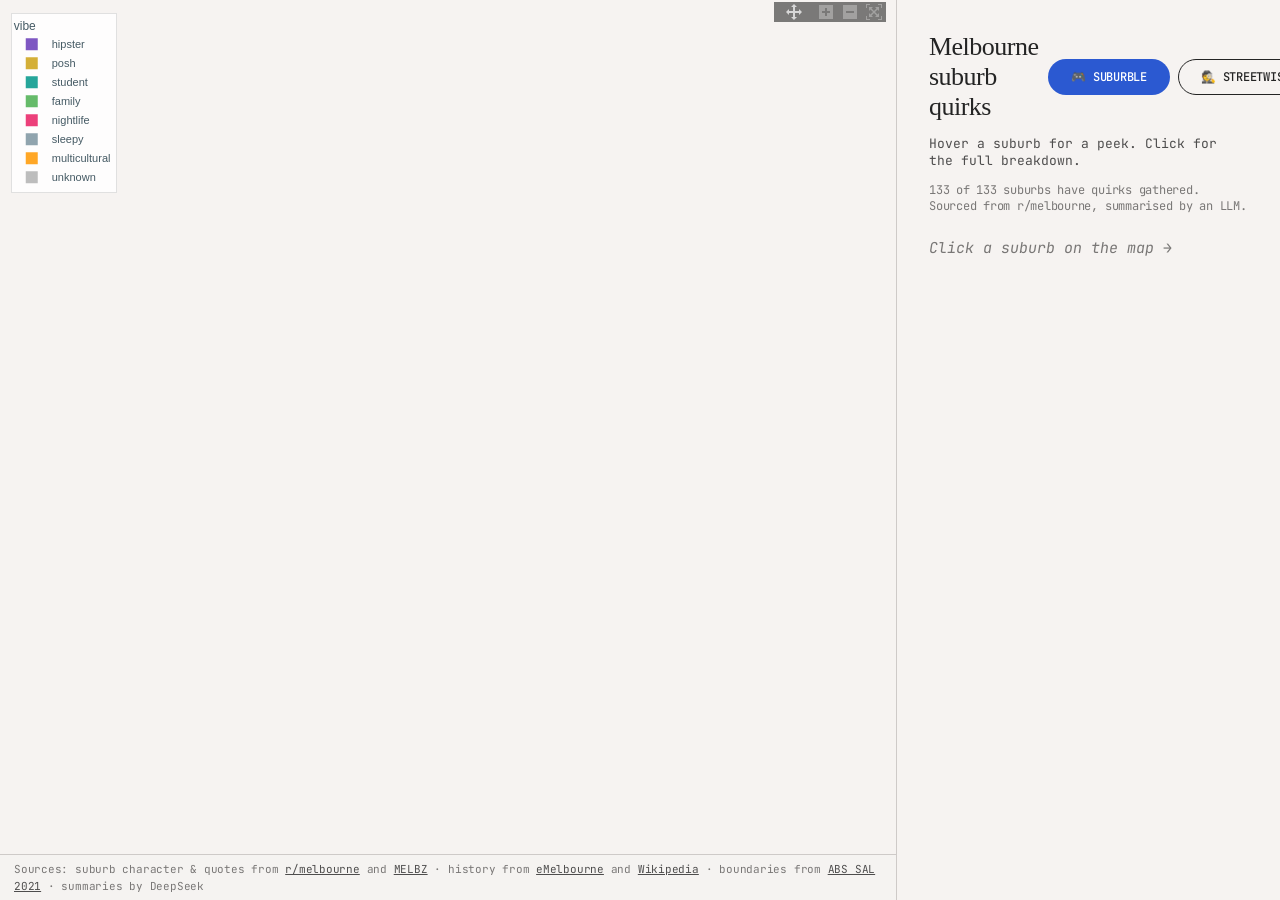
<file: docs/index.html>
<!DOCTYPE html>
<html lang="en">
<head>
<meta charset="utf-8">
<meta name="viewport" content="width=device-width, initial-scale=1">
<title>Melbourne Suburb Quirks</title>
<link rel="stylesheet" href="style.css">
<link rel="preconnect" href="https://fonts.googleapis.com">
<link rel="preconnect" href="https://fonts.gstatic.com" crossorigin>
<link href="https://fonts.googleapis.com/css2?family=JetBrains+Mono:wght@400;500;600;700&display=swap" rel="stylesheet">
<script src="https://cdn.plot.ly/plotly-2.35.2.min.js" charset="utf-8"></script>
</head>
<body>
<div class="app">
  <main class="map-wrap">
    <div id="map"></div>
    <footer class="map-footer">
      Sources: suburb character &amp; quotes from <a href="https://www.reddit.com/r/melbourne/" target="_blank" rel="noopener">r/melbourne</a> and <a href="https://melbz.com.au/" target="_blank" rel="noopener">MELBZ</a> &middot; history from <a href="https://www.emelbourne.net.au/" target="_blank" rel="noopener">eMelbourne</a> and <a href="https://en.wikipedia.org/" target="_blank" rel="noopener">Wikipedia</a> &middot; boundaries from <a href="https://www.abs.gov.au/statistics/standards/australian-statistical-geography-standard-asgs-edition-3" target="_blank" rel="noopener">ABS SAL 2021</a> &middot; summaries by DeepSeek
    </footer>
  </main>
  <aside class="side-panel">
    <div class="panel-head">
      <h2>Melbourne suburb quirks</h2>
      <div class="panel-nav">
        <a class="play-btn" href="play.html">🎮 Suburble</a>
        <a class="play-btn ghost" href="streets.html">🕵️ Streetwise</a>
        <a class="play-btn ghost" href="trivia.html">🔍 Detective</a>
      </div>
    </div>
    <p class="hint">Hover a suburb for a peek. Click for the full breakdown.</p>
    <p class="stat" id="stat-line"></p>
    <div id="suburb-detail"><p class="empty">Click a suburb on the map →</p></div>
  </aside>
</div>
<script src="app.js"></script>
</body>
</html>
</file>
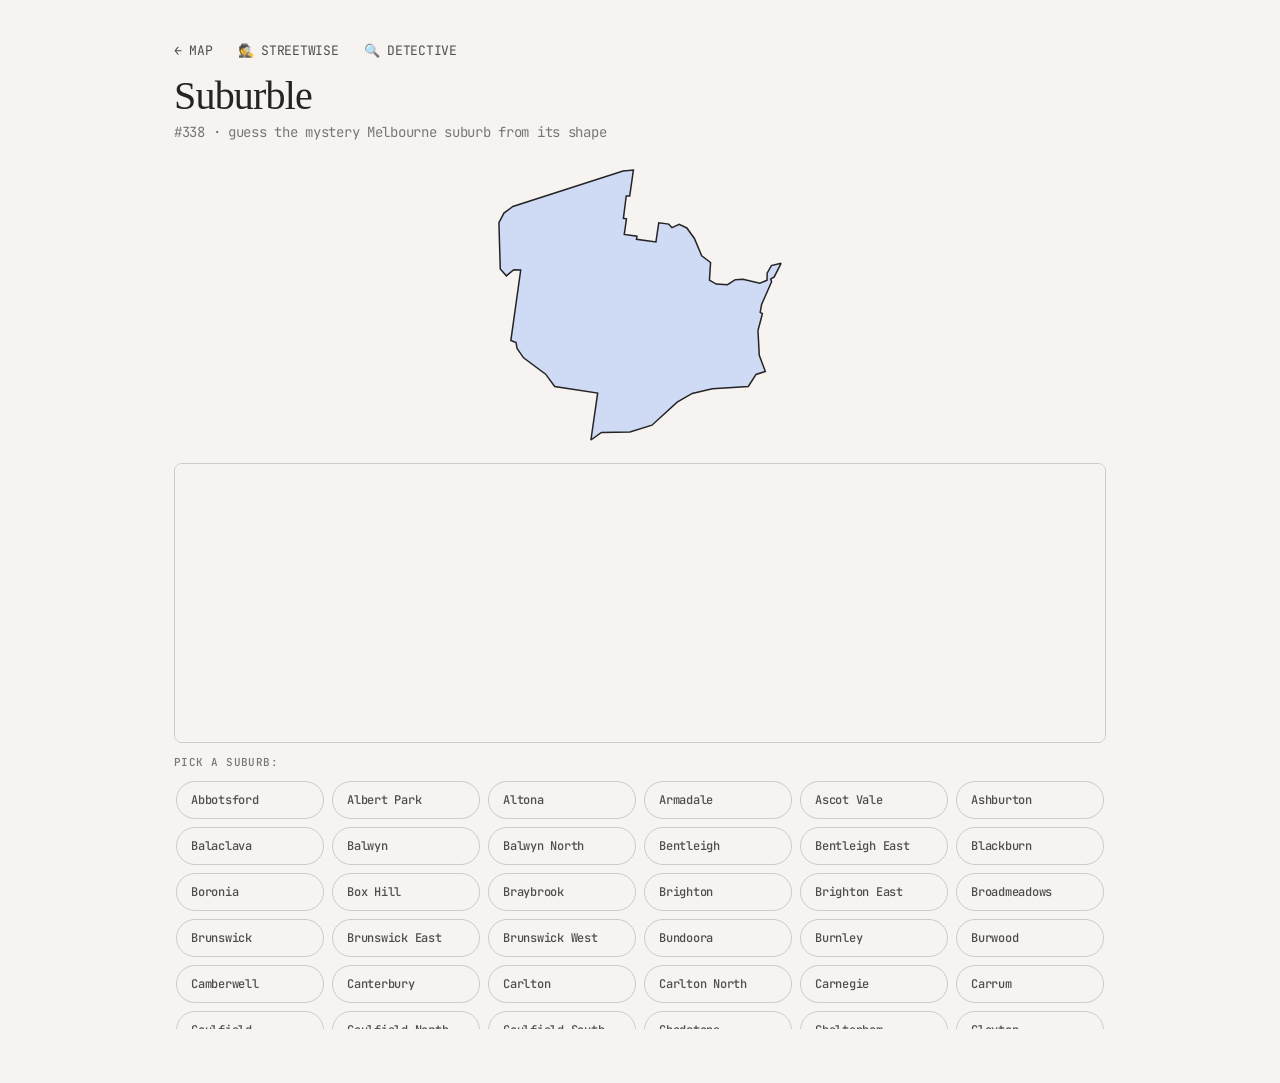
<file: docs/play.html>
<!DOCTYPE html>
<html lang="en">
<head>
<meta charset="utf-8">
<meta name="viewport" content="width=device-width, initial-scale=1">
<title>Suburble — Melbourne Suburb Quirks</title>
<link rel="stylesheet" href="style.css">
<link rel="preconnect" href="https://fonts.googleapis.com">
<link rel="preconnect" href="https://fonts.gstatic.com" crossorigin>
<link href="https://fonts.googleapis.com/css2?family=JetBrains+Mono:wght@400;500;600;700&display=swap" rel="stylesheet">
<script src="https://cdn.plot.ly/plotly-2.35.2.min.js" charset="utf-8"></script>
</head>
<body>
<div class="game game-wide">
  <a class="back-link" href="index.html">← Map</a>
  <a class="back-link trivia-link" href="streets.html">🕵️ Streetwise</a>
  <a class="back-link trivia-link" href="trivia.html">🔍 Detective</a>
  <h1>Suburble</h1>
  <p class="sub" id="puzzle-line"></p>
  <div id="silhouette"></div>
  <div id="suburble-map" style="height:280px; margin-bottom:10px; border-radius:8px; border:1px solid var(--color-ash); overflow:hidden;"></div>
  <div id="guess-area">
    <p class="tiles-label">Pick a suburb:</p>
    <div class="tiles-grid" id="tiles"></div>
  </div>
  <div id="rows"></div>
  <div id="result"></div>
</div>
<script src="suburble.js"></script>
</body>
</html>
</file>
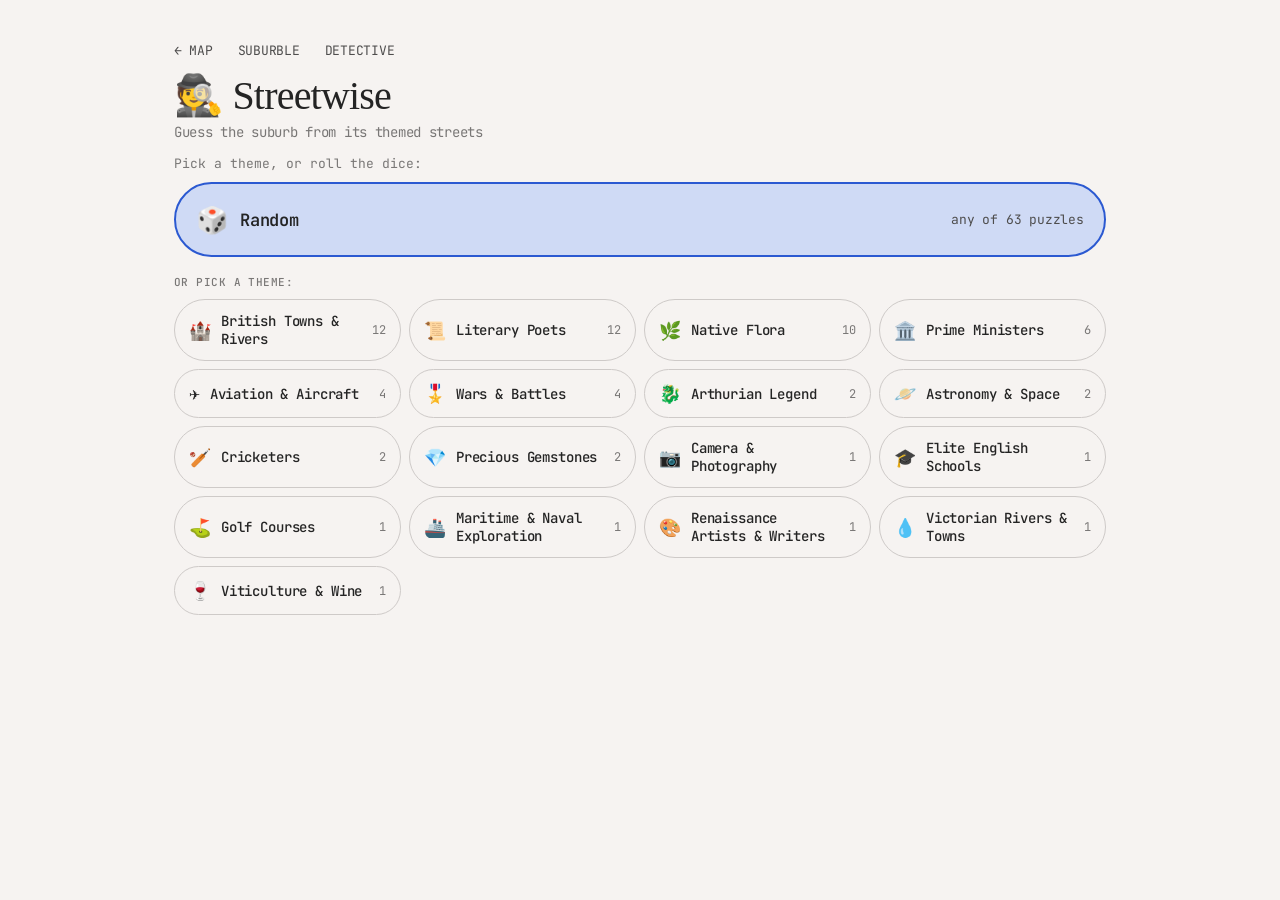
<file: docs/streets.html>
<!DOCTYPE html>
<html lang="en">
<head>
<meta charset="utf-8">
<meta name="viewport" content="width=device-width, initial-scale=1">
<title>Streetwise — Melbourne Suburb Quirks</title>
<link rel="stylesheet" href="style.css">
<link rel="preconnect" href="https://fonts.googleapis.com">
<link rel="preconnect" href="https://fonts.gstatic.com" crossorigin>
<link href="https://fonts.googleapis.com/css2?family=JetBrains+Mono:wght@400;500;600;700&display=swap" rel="stylesheet">
</head>
<body>
<div class="game game-wide" id="streetwise-app">
  <a class="back-link" href="index.html">← Map</a>
  <a class="back-link trivia-link" href="play.html">Suburble</a>
  <a class="back-link trivia-link" href="trivia.html">Detective</a>
  <h1>🕵️ Streetwise</h1>
  <p class="sub">Guess the suburb from its themed streets</p>

  <div id="background" class="streetwise-bg"></div>
  <div id="streets-play"></div>
  <div id="street-cards"></div>
</div>
<script src="streets.js"></script>
</body>
</html>
</file>
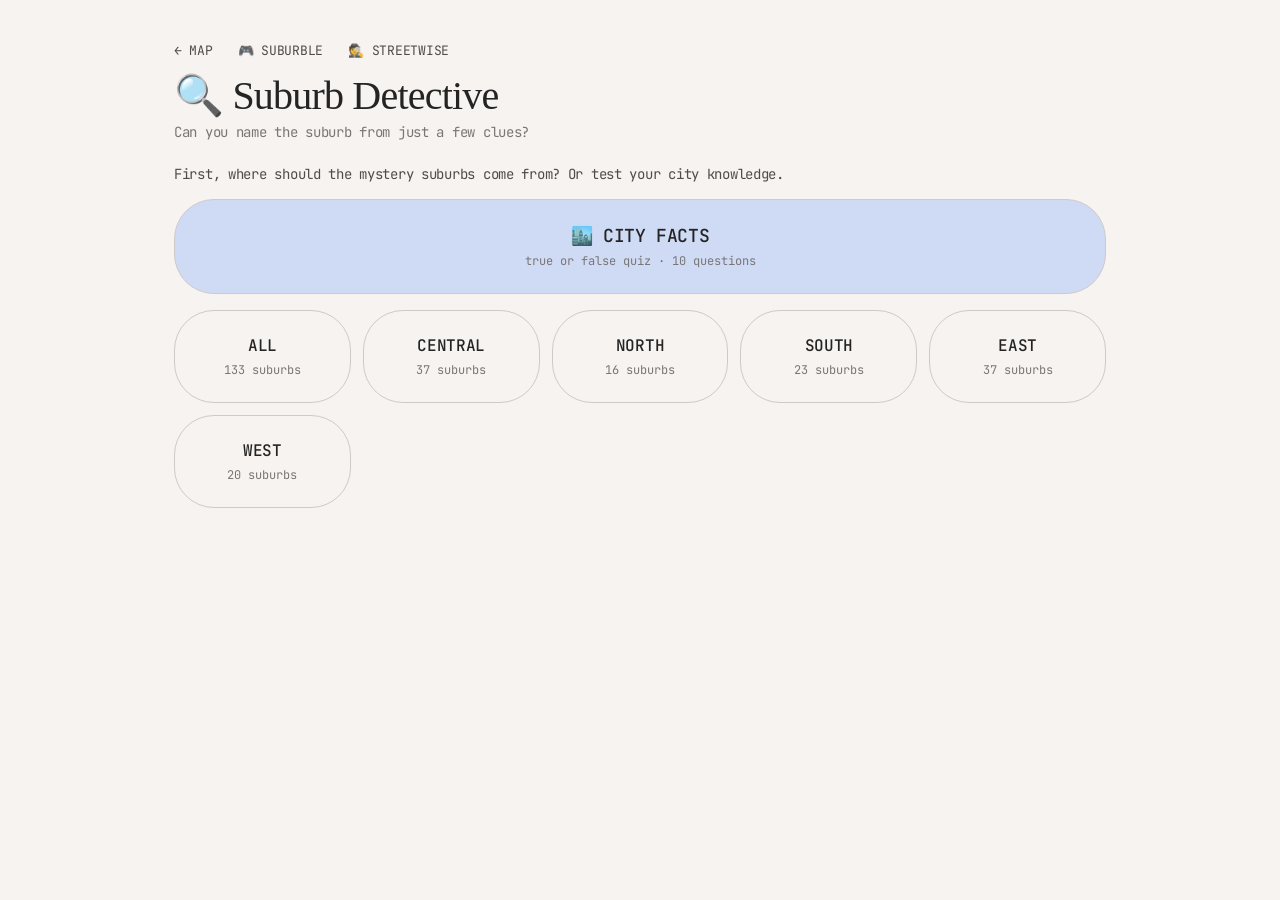
<file: docs/trivia.html>
<!DOCTYPE html>
<html lang="en">
<head>
<meta charset="utf-8">
<meta name="viewport" content="width=device-width, initial-scale=1">
<title>Suburb Detective — Melbourne Suburb Quirks</title>
<link rel="stylesheet" href="style.css">
<link rel="preconnect" href="https://fonts.googleapis.com">
<link rel="preconnect" href="https://fonts.gstatic.com" crossorigin>
<link href="https://fonts.googleapis.com/css2?family=JetBrains+Mono:wght@400;500;600;700&display=swap" rel="stylesheet">
<script src="https://cdn.plot.ly/plotly-2.35.2.min.js" charset="utf-8"></script>
</head>
<body>
<div class="game game-wide" id="trivia-app">
  <a class="back-link" href="index.html">← Map</a>
  <a class="back-link trivia-link" href="play.html">🎮 Suburble</a>
  <a class="back-link trivia-link" href="streets.html">🕵️ Streetwise</a>
  <h1>🔍 Suburb Detective</h1>
  <p class="sub">Can you name the suburb from just a few clues?</p>

  <!-- region select -->
  <div id="region-screen">
    <p class="region-prompt">First, where should the mystery suburbs come from? Or test your city knowledge.</p>
    <button class="region-btn city-card" id="city-mode-btn">
      <span class="region-name">🏙️ City Facts</span>
      <span class="region-count">true or false quiz · 10 questions</span>
    </button>
    <div class="region-grid" id="region-btns"></div>
  </div>

  <!-- game screen (hidden initially) -->
  <div id="game-screen" style="display:none">
    <div id="trivia-map" style="height:520px; margin-bottom:10px; border-radius:8px; border:1px solid #E0E0E0; overflow:hidden;"></div>
    <p class="round-label" id="round-label"></p>
    <div id="clues-area"></div>
    <div id="guess-area">
      <p class="tiles-label">Pick a suburb:</p>
      <div class="tiles-grid" id="tiles"></div>
      <button id="reveal-btn" class="reveal-btn">Show another clue</button>
      <p class="clue-cost" id="clue-cost"></p>
    </div>
    <div id="feedback"></div>
  </div>

  <!-- city facts mode (hidden initially) -->
  <div id="city-screen" style="display:none">
    <p class="round-label" id="city-round-label"></p>
    <div class="city-fact-card" id="city-fact"></div>
    <div class="tf-row">
      <button id="tf-true" class="tf-btn tf-true">TRUE</button>
      <button id="tf-false" class="tf-btn tf-false">FALSE</button>
    </div>
    <div class="city-progress" id="city-progress"></div>
    <div id="city-feedback"></div>
  </div>

  <!-- results screen (hidden initially) -->
  <div id="results-screen" style="display:none">
    <h2 id="trophy"></h2>
    <p id="score-summary"></p>
    <div id="round-results"></div>
    <pre id="share-grid" class="grid-pre"></pre>
    <div class="result-actions">
      <button id="share-btn" class="play-again">Share 📋</button>
      <button id="play-again-btn" class="play-again">Play again</button>
    </div>
  </div>
</div>
<script src="trivia.js"></script>
</body>
</html>
</file>
<file: docs/style.css>
/* Melbourne Suburb Quirks — Monad design system
 * Warm parchment canvas, editorial serif headlines (400), monospace body,
 * single Lake Blue accent, pill shapes, hairline Ash borders, no shadows. */

:root {
  --color-parchment: #f6f3f1;
  --color-lake-blue: #2b59d1;
  --color-periwinkle-mist: #cfdaf5;
  --color-sky-blue: #a0b5eb;
  --color-mint: #a7fccd;
  --color-coral: #ff9473;
  --color-gold: #ecda98;
  --color-off-black: #242424;
  --color-ink: #000000;
  --color-graphite: #4e4d4d;
  --color-smoke: #797776;
  --color-ash: #cecac8;

  --font-mono: "JetBrains Mono", ui-monospace, SFMono-Regular, Menlo, Monaco, Consolas, monospace;
  --font-serif: Georgia, "Times New Roman", Times, serif;

  --radius-cards: 40px;
  --radius-soft: 20px;
  --radius-buttons: 100px;
  --radius-tags: 9999px;
}

* { box-sizing: border-box; }

html, body {
  margin: 0;
  padding: 0;
  height: 100%;
  font-family: var(--font-mono);
  font-size: 15px;
  color: var(--color-off-black);
  background: var(--color-parchment);
  -webkit-font-smoothing: antialiased;
}

/* ---------- map page ---------- */

.app {
  display: flex;
  height: 100vh;
}

.map-wrap {
  flex: 1 1 70%;
  position: relative;
  min-width: 0;
  background: var(--color-parchment);
}

#map { height: calc(100vh - 28px); }

.map-footer {
  position: absolute;
  bottom: 0; left: 0; right: 0;
  padding: 6px 14px;
  background: rgba(246, 243, 241, 0.92);
  font-size: 11px;
  letter-spacing: -0.02em;
  color: var(--color-smoke);
  border-top: 1px solid var(--color-ash);
  line-height: 1.5;
  z-index: 10;
}

.map-footer a { color: var(--color-graphite); }

.side-panel {
  flex: 0 0 30%;
  min-width: 280px;
  padding: 32px;
  overflow-y: auto;
  background: var(--color-parchment);
  border-left: 1px solid var(--color-ash);
}

.panel-head {
  display: flex;
  align-items: center;
  gap: 10px;
}

.panel-head h2 {
  margin: 0;
  font-family: var(--font-serif);
  font-weight: 400;
  font-size: 26px;
  letter-spacing: -0.02em;
  color: var(--color-off-black);
}

.panel-nav {
  display: flex;
  gap: 8px;
  margin-left: auto;
}

/* pill buttons — the container language of this system */
.play-btn {
  color: white;
  background: var(--color-lake-blue);
  padding: 9px 22px;
  border-radius: var(--radius-buttons);
  text-decoration: none;
  font-family: var(--font-mono);
  font-size: 12px;
  font-weight: 500;
  letter-spacing: -0.02em;
  text-transform: uppercase;
  white-space: nowrap;
  border: 1px solid transparent;
}

.play-btn.ghost {
  background: transparent;
  color: var(--color-off-black);
  border-color: var(--color-off-black);
}

.hint { color: var(--color-graphite); font-size: 13px; }
.stat { color: var(--color-smoke); font-size: 12px; letter-spacing: -0.02em; margin-bottom: 24px; }
.empty { color: var(--color-smoke); font-style: italic; }

#suburb-detail h3 {
  margin: 0 0 6px;
  font-family: var(--font-serif);
  font-weight: 400;
  font-size: 28px;
  letter-spacing: -0.02em;
}
#suburb-detail h3 .nickname { font-weight: 400; color: var(--color-smoke); font-size: 20px; }

#suburb-detail h4 {
  font-family: var(--font-serif);
  font-weight: 400;
  font-size: 18px;
  letter-spacing: -0.02em;
  margin: 28px 0 8px;
  color: var(--color-off-black);
}
#suburb-detail h4:first-child { margin-top: 0; }

.cat-chip {
  display: inline-block;
  padding: 4px 18px;
  border-radius: var(--radius-tags);
  font-size: 11px;
  font-weight: 500;
  letter-spacing: 0.02em;
  text-transform: uppercase;
  color: white;
  margin-bottom: 16px;
}

.card {
  padding: 24px;
  background: var(--color-parchment);
  border-radius: var(--radius-soft);
  border: 1px solid var(--color-ash);
}

.vibe {
  font-size: 16px;
  line-height: 1.55;
  color: var(--color-graphite);
  letter-spacing: -0.02em;
}

/* mascot */
.mascot-card { margin-top: 20px; padding: 24px; }
.mascot-img { width: 100%; border-radius: var(--radius-soft); margin-bottom: 12px; background: var(--color-parchment); }
.mascot-name { font-family: var(--font-serif); font-weight: 400; font-size: 22px; letter-spacing: -0.02em; }
.mascot-tagline { font-style: italic; color: var(--color-smoke); font-size: 13px; margin-bottom: 8px; }
.mascot-desc { font-size: 13px; line-height: 1.55; color: var(--color-graphite); letter-spacing: -0.02em; }

/* census */
.census-headline { font-weight: 600; font-size: 13px; color: var(--color-off-black); margin-bottom: 8px; }
.census-bits { font-size: 12px; color: var(--color-smoke); margin-bottom: 12px; letter-spacing: -0.02em; }
.census-sub {
  font-size: 11px; font-weight: 500; text-transform: uppercase;
  letter-spacing: 0.04em; color: var(--color-smoke); margin: 10px 0 4px;
}
.quirk-row { display: flex; align-items: center; padding: 3px 0; }
.flag { width: 20px; height: 15px; margin-right: 8px; vertical-align: middle; border-radius: 2px; box-shadow: none; object-fit: cover; flex: 0 0 auto; }
.flag-slot { display: inline-block; }
.quirk-group { flex: 1 1 auto; font-size: 13px; color: var(--color-graphite); }
.quirk-lq { font-size: 12px; color: var(--color-smoke); flex: 0 0 auto; }
.census-heritage { font-size: 12px; color: var(--color-graphite); margin-top: 12px; }
.census-heritage .label { font-weight: 600; }
.census-emerging { font-size: 12px; color: var(--color-smoke); margin-top: 6px; }
.census-emerging .italic { font-style: italic; }

/* tags — full pills, mono uppercase */
.tag-chip {
  display: inline-block;
  padding: 5px 14px;
  margin: 3px 5px 3px 0;
  border-radius: var(--radius-tags);
  background: var(--color-parchment);
  border: 1px solid var(--color-ash);
  color: var(--color-graphite);
  font-size: 12px;
  letter-spacing: -0.02em;
}

/* lore */
.lore-list { font-size: 14px; line-height: 1.55; padding-left: 22px; color: var(--color-graphite); }
.lore-list li { margin-bottom: 6px; }

/* history */
.history-body { font-size: 14px; line-height: 1.55; color: var(--color-graphite); margin: 0 0 4px; letter-spacing: -0.02em; }
.history-attrs { font-size: 11px; color: var(--color-smoke); font-style: italic; margin-bottom: 8px; }
.attr { margin-right: 4px; }
.attr-link { color: var(--color-smoke); text-decoration: none; }
.attr-link:hover { text-decoration: underline; }

/* quotes */
.reddit-head {
  display: flex;
  align-items: center;
  font-size: 13px;
  font-weight: 500;
  letter-spacing: -0.02em;
  text-transform: uppercase;
  margin-top: 24px;
  margin-bottom: 8px;
}
.reddit-head span { color: var(--color-smoke); }
.reddit-head a { color: var(--color-off-black); text-decoration: none; }
.reddit-logo { height: 16px; width: 16px; margin-right: 8px; }
.quote-top {
  border-left: 2px solid var(--color-ash);
  padding: 16px 20px;
  margin: 8px 0 12px 0;
  background: var(--color-parchment);
  border-radius: 0 var(--radius-soft) var(--radius-soft) 0;
  color: var(--color-off-black);
  font-size: 15px;
  font-style: italic;
  line-height: 1.5;
}
.quote {
  border-left: 2px solid var(--color-ash);
  padding-left: 14px;
  margin: 10px 0;
  color: var(--color-graphite);
  font-size: 13px;
  font-style: italic;
}

/* ---------- Suburble ---------- */

.game {
  max-width: 560px;
  margin: 0 auto;
  padding: 40px 24px;
  font-family: var(--font-mono);
}

.game-wide {
  max-width: 980px;
}

.back-link {
  color: var(--color-graphite);
  text-decoration: none;
  font-size: 13px;
  letter-spacing: -0.02em;
  text-transform: uppercase;
}
.back-link:hover { color: var(--color-off-black); }
.trivia-link { margin-left: 16px; color: var(--color-graphite); }

.game h1 {
  font-family: var(--font-serif);
  font-weight: 400;
  font-size: 40px;
  letter-spacing: -0.02em;
  margin: 12px 0 4px;
  color: var(--color-off-black);
}

.game .sub { color: var(--color-smoke); margin-top: 0; font-size: 14px; letter-spacing: -0.02em; }

#silhouette { margin: 8px 0; }

.guess-row { display: flex; gap: 8px; align-items: stretch; margin: 8px 0 16px; }
.guess-row input {
  flex: 1 1 auto;
  padding: 12px 18px;
  border: 1px solid var(--color-ash);
  border-radius: var(--radius-buttons);
  background: var(--color-parchment);
  font-size: 14px;
  font-family: var(--font-mono);
  color: var(--color-off-black);
}
.guess-row input:focus { outline: none; border-color: var(--color-off-black); }
.guess-row button {
  flex: 0 0 auto;
  padding: 0 28px;
  border: none;
  border-radius: var(--radius-buttons);
  background: var(--color-lake-blue);
  color: white;
  font-weight: 500;
  cursor: pointer;
  font-size: 12px;
  letter-spacing: -0.02em;
  text-transform: uppercase;
  font-family: var(--font-mono);
}
.guess-row button:disabled, .guess-row input:disabled { opacity: 0.45; cursor: default; }

.guess-row-card {
  display: flex;
  align-items: center;
  gap: 8px;
  padding: 10px 16px;
  margin-bottom: 8px;
  background: var(--color-parchment);
  border: 1px solid var(--color-ash);
  border-radius: var(--radius-tags);
  font-size: 14px;
  letter-spacing: -0.02em;
}
.guess-row-card.win {
  background: #d7fbe4;
  border-color: var(--color-mint);
}
.g-suburb { flex: 1 1 auto; font-weight: 500; color: var(--color-off-black); }
.guess-row-card.win .g-suburb { color: #1d6b3a; }
.g-km { flex: 0 0 70px; text-align: right; color: var(--color-smoke); }
.g-arrow { flex: 0 0 34px; text-align: center; font-size: 16px; }
.g-prox { flex: 0 0 46px; text-align: right; font-weight: 600; color: var(--color-smoke); }
.g-prox.hot { color: #1d6b3a; }

.result-msg { font-weight: 500; font-size: 16px; margin-bottom: 10px; }
#share-btn, .play-again {
  padding: 11px 28px;
  border: none;
  border-radius: var(--radius-buttons);
  background: var(--color-lake-blue);
  color: white;
  font-weight: 500;
  cursor: pointer;
  font-size: 12px;
  letter-spacing: -0.02em;
  text-transform: uppercase;
  font-family: var(--font-mono);
}
#share-btn.ghost, .play-again.ghost {
  background: transparent;
  color: var(--color-off-black);
  border: 1px solid var(--color-off-black);
}
#share-status { margin-left: 10px; color: #1d6b3a; font-size: 13px; }
.grid-pre {
  background: var(--color-parchment);
  padding: 16px;
  border-radius: var(--radius-soft);
  margin-top: 12px;
  font-size: 13px;
  line-height: 1.4;
  border: 1px solid var(--color-ash);
  overflow-x: auto;
  letter-spacing: -0.02em;
}

/* ---------- trivia ---------- */

.region-prompt { font-size: 14px; color: var(--color-graphite); margin: 24px 0 16px; letter-spacing: -0.02em; }

.region-grid {
  display: grid;
  grid-template-columns: repeat(auto-fill, minmax(170px, 1fr));
  gap: 12px;
  margin-bottom: 24px;
}

.region-btn {
  display: flex;
  flex-direction: column;
  align-items: center;
  gap: 6px;
  padding: 24px 16px;
  border: 1px solid var(--color-ash);
  border-radius: var(--radius-cards);
  background: var(--color-parchment);
  cursor: pointer;
  font-family: var(--font-mono);
  transition: border-color 0.15s;
}
.region-btn:hover { border-color: var(--color-off-black); }
.region-name { font-size: 16px; font-weight: 500; color: var(--color-off-black); letter-spacing: -0.02em; text-transform: uppercase; }
.region-count { font-size: 12px; color: var(--color-smoke); }

.city-card {
  width: 100%;
  margin-bottom: 16px;
  background: var(--color-periwinkle-mist);
  border-color: var(--color-ash);
}
.city-card:hover { border-color: var(--color-off-black); }
.city-card .region-name { font-size: 18px; }

.city-fact-card {
  padding: 28px 24px;
  background: var(--color-periwinkle-mist);
  border: 1px solid var(--color-off-black);
  border-radius: var(--radius-soft);
  font-size: 18px;
  line-height: 1.5;
  color: var(--color-off-black);
  letter-spacing: -0.02em;
  margin-bottom: 14px;
  min-height: 90px;
}

.tf-row {
  display: flex;
  gap: 10px;
}

.tf-btn {
  flex: 1;
  padding: 16px;
  border-radius: var(--radius-buttons);
  font-family: var(--font-mono);
  font-size: 14px;
  font-weight: 600;
  letter-spacing: 0.04em;
  cursor: pointer;
  border: 1px solid transparent;
}
.tf-true {
  background: #d7fbe4;
  border-color: #4cc98a;
  color: #1d6b3a;
}
.tf-true:hover { background: #c2f5d6; }
.tf-false {
  background: #ffd9cc;
  border-color: var(--color-coral);
  color: #7a2d12;
}
.tf-false:hover { background: #ffc9b5; }
.tf-btn:disabled { opacity: 0.5; cursor: default; }

.city-progress {
  font-size: 12px;
  color: var(--color-smoke);
  margin-top: 10px;
  letter-spacing: -0.02em;
}

.round-label {
  font-weight: 500;
  font-size: 13px;
  letter-spacing: 0.04em;
  text-transform: uppercase;
  color: var(--color-graphite);
  margin: 0 0 16px;
}

.clue-card {
  display: flex;
  gap: 12px;
  padding: 16px 18px;
  background: var(--color-parchment);
  border: 1px solid var(--color-ash);
  border-radius: var(--radius-soft);
  margin-bottom: 10px;
  font-size: 14px;
  line-height: 1.55;
  color: var(--color-graphite);
  letter-spacing: -0.02em;
  animation: clueIn 0.3s ease;
}

.clue-new {
  border-color: var(--color-off-black);
  background: var(--color-periwinkle-mist);
  color: var(--color-off-black);
}

@keyframes clueIn {
  from { opacity: 0; transform: translateY(-4px); }
  to { opacity: 1; transform: none; }
}

.clue-num {
  flex: 0 0 26px;
  height: 26px;
  display: flex;
  align-items: center;
  justify-content: center;
  border-radius: var(--radius-tags);
  background: var(--color-off-black);
  color: var(--color-parchment);
  font-size: 12px;
  font-weight: 500;
}

.clue-text { flex: 1 1 auto; }

#guess-area {
  margin-top: 12px;
}

.tiles-label {
  font-size: 11px;
  font-weight: 500;
  color: var(--color-smoke);
  text-transform: uppercase;
  letter-spacing: 0.04em;
  margin: 0 0 10px;
}

.tiles-grid {
  display: grid;
  grid-template-columns: repeat(auto-fill, minmax(130px, 1fr));
  gap: 8px;
  max-height: 250px;
  overflow-y: auto;
  padding: 2px;
  margin-bottom: 14px;
}

.tile {
  padding: 10px 14px;
  border: 1px solid var(--color-ash);
  border-radius: var(--radius-tags);
  background: var(--color-parchment);
  color: var(--color-graphite);
  font-size: 12px;
  font-weight: 500;
  letter-spacing: -0.02em;
  font-family: var(--font-mono);
  cursor: pointer;
  text-align: left;
  transition: border-color 0.12s, background 0.12s, transform 0.05s;
}
.tile:hover { border-color: var(--color-off-black); background: var(--color-periwinkle-mist); }
.tile:active { transform: scale(0.97); }
.tile:disabled { cursor: default; opacity: 1; }

.tile.tile-wrong {
  background: #ffd9cc;
  border-color: var(--color-coral);
  color: #7a2d12;
}
.tile.tile-wrong:hover { background: #ffd9cc; border-color: var(--color-coral); }

.tile.tile-correct {
  background: #d7fbe4;
  border-color: #4cc98a;
  color: #1d6b3a;
  font-weight: 600;
}
.tile.tile-correct:hover { background: #d7fbe4; border-color: #4cc98a; }

#reveal-btn {
  width: 100%;
  margin-top: 4px;
  padding: 13px;
  border: 1px solid var(--color-off-black);
  border-radius: var(--radius-buttons);
  background: transparent;
  color: var(--color-off-black);
  font-weight: 500;
  font-size: 12px;
  letter-spacing: -0.02em;
  text-transform: uppercase;
  font-family: var(--font-mono);
  cursor: pointer;
}
#reveal-btn:hover { background: var(--color-periwinkle-mist); }
#reveal-btn:disabled { opacity: 0.4; cursor: default; }

.clue-cost {
  font-size: 12px;
  color: var(--color-smoke);
  text-align: center;
  margin: 8px 0 0;
  letter-spacing: -0.02em;
}

.feedback-correct {
  font-size: 15px;
  color: #1d6b3a;
  font-weight: 500;
  margin-top: 14px;
  letter-spacing: -0.02em;
}
.feedback-wrong {
  font-size: 14px;
  color: #7a2d12;
  font-weight: 500;
  margin-top: 14px;
  letter-spacing: -0.02em;
}

#trophy {
  font-family: var(--font-serif);
  font-weight: 400;
  font-size: 32px;
  letter-spacing: -0.02em;
  margin: 8px 0 4px;
  text-align: center;
}
#score-summary { font-size: 14px; color: var(--color-graphite); text-align: center; margin-bottom: 20px; letter-spacing: -0.02em; }

.round-result {
  display: flex;
  justify-content: space-between;
  padding: 12px 18px;
  background: var(--color-parchment);
  border: 1px solid var(--color-ash);
  border-radius: var(--radius-tags);
  margin-bottom: 6px;
  font-size: 13px;
  letter-spacing: -0.02em;
}
.rr-suburb { font-weight: 500; color: var(--color-off-black); }
.rr-score { color: var(--color-smoke); font-weight: 500; }

.result-actions {
  display: flex;
  gap: 10px;
  margin-top: 16px;
}

/* ---------- mobile ---------- */

@media (max-width: 900px) {
  .app { flex-direction: column; height: auto; min-height: 100vh; }
  .map-wrap { flex: none; height: 60vh; }
  #map { height: calc(60vh - 28px); }
  .side-panel { flex: none; border-left: none; border-top: 1px solid var(--color-ash); }
}

/* ---------- Streetwise ---------- */

.streetwise-bg {
  margin: 14px 0 18px;
  padding: 14px 18px;
  background: #e0f2f1;
  border: 1px solid #b2dfdb;
  border-radius: var(--radius-soft);
}
.streetwise-bg-text {
  margin: 0;
  color: #00695c;
  font-size: 14px;
  line-height: 1.5;
}

.street-intro {
  color: var(--color-smoke);
  font-size: 13px;
  margin: 0 0 10px;
}

.street-options {
  margin: 14px 0 4px;
}
.street-opt {
  display: block;
  width: 100%;
  margin-bottom: 8px;
  padding: 12px 16px;
  background: var(--color-parchment);
  border: 1px solid var(--color-ash);
  border-radius: var(--radius-buttons);
  font-family: var(--font-mono);
  font-size: 15px;
  color: var(--color-off-black);
  cursor: pointer;
  text-align: left;
  letter-spacing: -0.01em;
}
.street-opt:hover:not(:disabled) {
  border-color: var(--color-off-black);
  background: var(--color-periwinkle-mist);
}
.street-opt:active:not(:disabled) { transform: scale(0.99); }
.street-opt:disabled { opacity: 0.5; cursor: default; }

.hint-row {
  margin-top: 10px;
  display: flex;
  align-items: center;
  gap: 10px;
}
.hint-btn {
  padding: 8px 16px;
  background: var(--color-gold);
  border: 1px solid #d8c47e;
  border-radius: var(--radius-buttons);
  font-family: var(--font-mono);
  font-size: 13px;
  font-weight: 500;
  color: #6b5b1e;
  cursor: pointer;
}
.hint-btn:hover { border-color: var(--color-off-black); }
.hint-value {
  font-size: 12px;
  color: var(--color-smoke);
}
.hint-tidbit {
  margin-top: 10px;
  padding: 10px 14px;
  background: #fff8e1;
  border: 1px solid #ffe082;
  border-radius: var(--radius-soft);
  font-size: 14px;
  font-style: italic;
  color: #795548;
}

.fb { margin-top: 12px; font-size: 15px; font-weight: 500; }
.fb-correct { color: #1d6b3a; }
.fb-wrong { color: #c0392b; }
.fb-hint { color: #b15c00; }

.street-card {
  margin-top: 12px;
  padding: 10px 14px;
  background: #f0f9e8;
  border: 1px solid #d3e8bd;
  border-radius: var(--radius-soft);
}
.street-name {
  font-weight: 600;
  font-size: 15px;
  color: #00695c;
}
.street-namesake {
  font-size: 12.5px;
  color: var(--color-smoke);
}
.street-card-full { margin-top: 14px; padding: 14px 16px; }
.street-explainer {
  font-size: 13.5px;
  line-height: 1.55;
  color: var(--color-graphite);
  margin: 8px 0 0;
}

.next-btn {
  margin-top: 14px;
  padding: 10px 22px;
  background: var(--color-off-black);
  color: white;
  border: none;
  border-radius: var(--radius-buttons);
  font-family: var(--font-mono);
  font-size: 14px;
  font-weight: 500;
  cursor: pointer;
}
.next-btn:hover { background: var(--color-graphite); }

.finale-title {
  font-family: var(--font-serif);
  font-weight: 400;
  font-size: 32px;
  color: #1d6b3a;
  margin: 4px 0 6px;
}
.finale-reveal {
  font-style: italic;
  font-size: 16px;
  margin: 0 0 14px;
}
.streetwise-vibe {
  font-size: 14px;
  line-height: 1.5;
  margin: 10px 0;
}
.streetwise-mascot {
  margin: 12px 0;
  padding: 12px 14px;
  background: var(--color-parchment);
  border: 1px solid var(--color-ash);
  border-radius: var(--radius-soft);
}
.streetwise-mascot .mascot-name { font-weight: 600; font-size: 15px; }
.streetwise-mascot .mascot-tagline {
  font-style: italic;
  font-size: 13px;
  color: var(--color-smoke);
}
.streetwise-mascot .mascot-desc {
  font-size: 13px;
  line-height: 1.5;
  margin: 6px 0 0;
}
.street-cards-label {
  font-size: 11px;
  font-weight: 500;
  color: var(--color-smoke);
  text-transform: uppercase;
  letter-spacing: 0.04em;
  margin: 16px 0 8px;
}
.finale-score {
  font-weight: 600;
  font-size: 15px;
  margin: 14px 0 4px;
}

/* ---------- Streetwise theme select ---------- */

.street-intro {
  color: var(--color-smoke);
  font-size: 13px;
  margin: 0 0 10px;
}

.theme-random {
  display: flex;
  align-items: center;
  gap: 12px;
  width: 100%;
  margin-bottom: 18px;
  padding: 18px 20px;
  background: var(--color-periwinkle-mist);
  border: 2px solid var(--color-lake-blue);
  border-radius: var(--radius-cards);
  font-family: var(--font-mono);
  font-size: 17px;
  font-weight: 600;
  color: var(--color-off-black);
  cursor: pointer;
  text-align: left;
  letter-spacing: -0.01em;
}
.theme-random:hover { background: var(--color-sky-blue); }
.theme-random .theme-icon { font-size: 26px; }
.theme-random .theme-count { font-weight: 400; font-size: 13px; color: var(--color-graphite); margin-left: auto; }

.theme-grid-label {
  font-size: 11px;
  font-weight: 500;
  color: var(--color-smoke);
  text-transform: uppercase;
  letter-spacing: 0.04em;
  margin: 0 0 10px;
}

.theme-grid {
  display: grid;
  grid-template-columns: repeat(auto-fill, minmax(200px, 1fr));
  gap: 8px;
}

.theme-chiclet {
  display: flex;
  align-items: center;
  gap: 10px;
  padding: 12px 14px;
  background: var(--color-parchment);
  border: 1px solid var(--color-ash);
  border-radius: var(--radius-buttons);
  font-family: var(--font-mono);
  font-size: 14px;
  font-weight: 500;
  color: var(--color-off-black);
  cursor: pointer;
  text-align: left;
  letter-spacing: -0.01em;
}
.theme-chiclet:hover { border-color: var(--color-off-black); background: var(--color-periwinkle-mist); }
.theme-chiclet .theme-icon { font-size: 18px; }
.theme-chiclet .theme-count {
  margin-left: auto;
  font-weight: 400;
  font-size: 12px;
  color: var(--color-smoke);
}

.themes-link {
  float: right;
  background: none;
  border: none;
  padding: 0;
  font-family: var(--font-mono);
  font-size: 12px;
  color: var(--color-lake-blue);
  cursor: pointer;
  text-transform: none;
  letter-spacing: 0;
}
.themes-link:hover { text-decoration: underline; }

/* ---------- Streetwise celebration finale ---------- */

.sw-confetti {
  position: fixed;
  top: -24px;
  z-index: 60;
  pointer-events: none;
  border-radius: 2px;
  animation-name: sw-fall;
  animation-timing-function: linear;
  animation-iteration-count: infinite;
}
@keyframes sw-fall {
  0% { transform: translateY(-24px) rotate(0); }
  100% { transform: translateY(105vh) rotate(720deg); }
}

.sw-balloon {
  position: fixed;
  bottom: -160px;
  z-index: 55;
  pointer-events: none;
  animation-name: sw-float;
  animation-timing-function: linear;
  animation-iteration-count: infinite;
}
@keyframes sw-float {
  0% { transform: translateY(0); }
  100% { transform: translateY(-125vh); }
}
.sw-balloon-body {
  width: 44px;
  height: 54px;
  border-radius: 50% 50% 50% 50% / 55% 55% 45% 45%;
  margin: 0 auto;
}
.sw-balloon-string {
  width: 2px;
  height: 34px;
  background: var(--color-ash);
  margin: 0 auto;
}

.finale-wrap { position: relative; z-index: 1; text-align: center; }
.sw-trophy {
  display: inline-block;
  font-size: 96px;
  animation: sw-trophy 1.8s ease-in-out 0.2s 2;
}
@keyframes sw-trophy {
  0%, 100% { transform: scale(1); }
  20% { transform: scale(1.3) rotate(-10deg); }
  40% { transform: scale(1.15) rotate(8deg); }
  60% { transform: scale(1.3); }
}
.finale-headline {
  font-family: var(--font-serif);
  font-weight: 400;
  font-size: 28px;
  color: #1d6b3a;
  margin: 10px 0 2px;
}
.finale-sub { color: var(--color-smoke); font-size: 15px; margin-bottom: 6px; }

.sw-reveal-card {
  text-align: left;
  transform: rotateX(90deg);
  opacity: 0;
  transform-origin: top center;
  animation: sw-flip 0.8s cubic-bezier(0.2, 0.8, 0.3, 1.2) 3s forwards;
}
@keyframes sw-flip { to { transform: rotateX(0); opacity: 1; } }
.sw-reveal-card .finale-title { text-align: center; }
.sw-reveal-card .finale-reveal { text-align: center; }

.street-all-grid {
  display: flex;
  flex-wrap: wrap;
  gap: 6px;
  margin-bottom: 4px;
}
.street-chip {
  padding: 3px 10px;
  background: var(--color-parchment);
  border: 1px solid var(--color-ash);
  border-radius: var(--radius-tags);
  font-size: 13px;
  color: var(--color-graphite);
}
</file>
